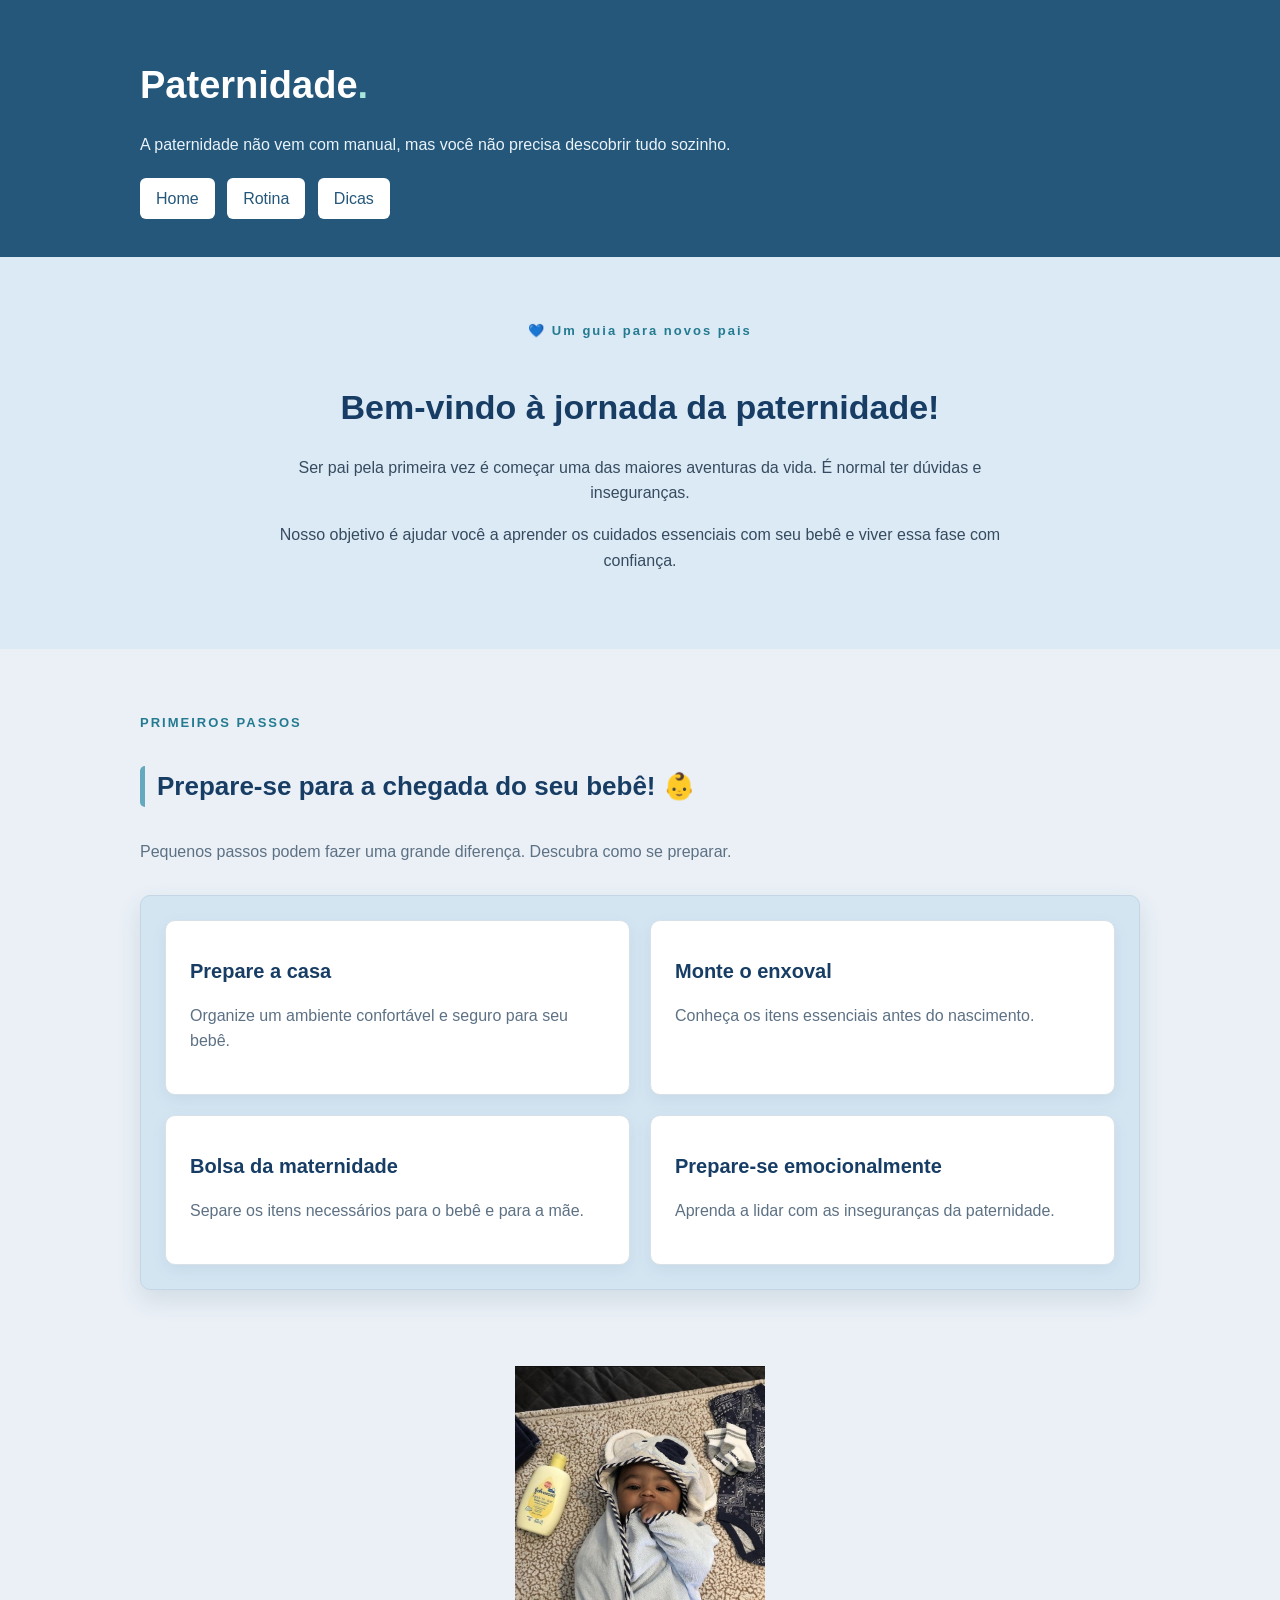
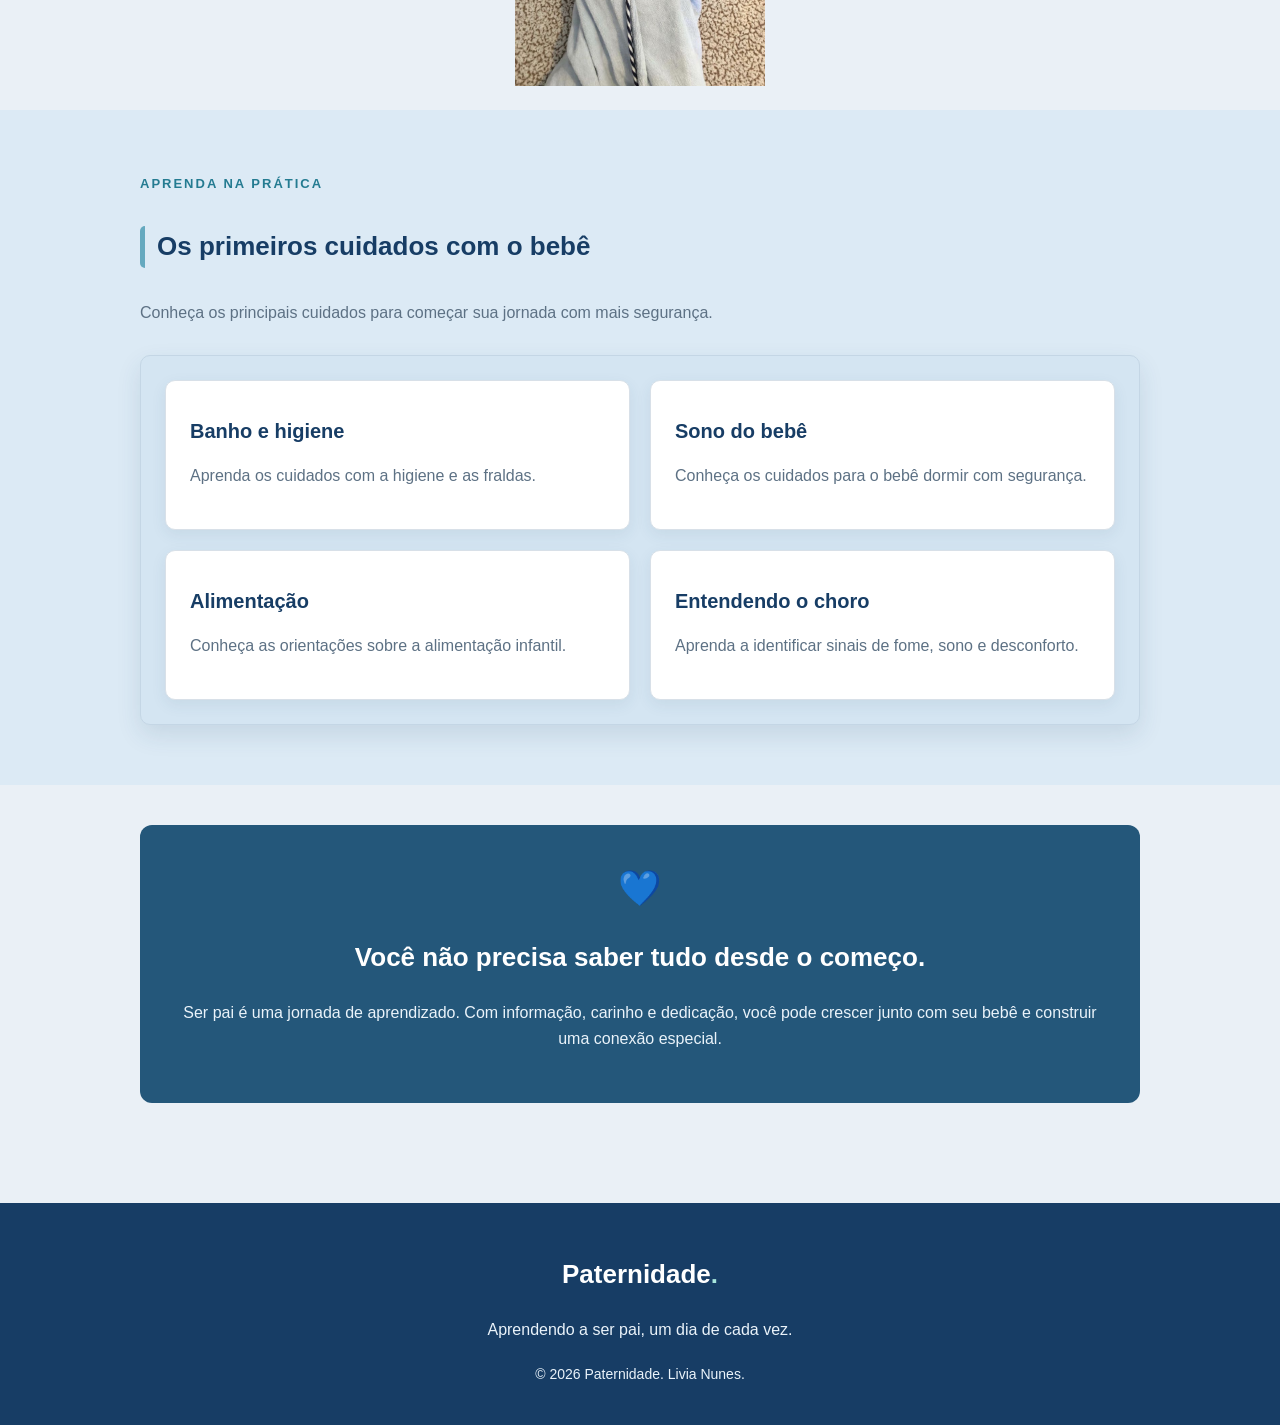
<file: index.html>
<!DOCTYPE html>
<html lang="pt-br">
<head>
    <meta charset="UTF-8">
    <meta name="viewport" content="width=device-width, initial-scale=1.0">
    <title>Paternidade | Guia para Pais</title>
    <link rel="stylesheet" href="./style/style.css">
</head>

<body>

    <header class="cabecalho">
        <div class="container">

            <h1 class="logo">Paternidade<span>.</span></h1>

            <p class="subtitulo">
                A paternidade não vem com manual, mas você não precisa
                descobrir tudo sozinho.
            </p>

            <nav class="menu">
                <ul class="lista">
                   <li><a class="menu-link" href="index.html">Home</a></li>
                <li><a class="menu-link" href="./pages/rotina.html">Rotina</a></li>
                <li><a class="menu-link" href="./pages/dicas.html">Dicas</a></li>
                </ul>
            </nav>

        </div>
    </header>

    <main>

        <section class="secao inicio">
            <div class="container">

                <div class="apresentacao">
                    <span class="etiqueta">💙 Um guia para novos pais</span>

                    <h2 class="titulo-principal">
                        Bem-vindo à jornada da paternidade!
                    </h2>

                    <p class="texto-apresentacao">
                        Ser pai pela primeira vez é começar uma das maiores
                        aventuras da vida. É normal ter dúvidas e inseguranças.
                    </p>

                    <p class="texto-apresentacao">
                        Nosso objetivo é ajudar você a aprender os cuidados
                        essenciais com seu bebê e viver essa fase com confiança.
                    </p>
                </div>


            </div>
        </section>

        <section class="secao" id="preparacao">
            <div class="container">

                <div class="cabecalho-secao">
                    <span class="etiqueta">PRIMEIROS PASSOS</span>

                    <h2 class="titulo-secao">
                        Prepare-se para a chegada do seu bebê! 👶
                    </h2>

                    <p class="descricao-secao">
                        Pequenos passos podem fazer uma grande diferença.
                        Descubra como se preparar.
                    </p>
                </div>

                <div class="grade-cards">

                    <article class="card">
                        <div class="icone"></div>
                        <h3>Prepare a casa</h3>
                        <p>Organize um ambiente confortável e seguro para seu bebê.</p>
                    </article>

                    <article class="card">
                        <div class="icone"></div>
                        <h3>Monte o enxoval</h3>
                        <p>Conheça os itens essenciais antes do nascimento.</p>
                    </article>

                    <article class="card">
                        <div class="icone"></div>
                        <h3>Bolsa da maternidade</h3>
                        <p>Separe os itens necessários para o bebê e para a mãe.</p>
                    </article>

                    <article class="card">
                        <div class="icone"></div>
                        <h3>Prepare-se emocionalmente</h3>
                        <p>Aprenda a lidar com as inseguranças da paternidade.</p>
                    </article>

                </div>
            </div>
        </section>

          <p align="center">
        <img
    src="../imgs/img.jpg"
    alt="Foto bebê"
    width="250"
    >
    </p>

        <section class="secao secao-destaque">
            <div class="container">

                <div class="cabecalho-secao">
                    <span class="etiqueta">APRENDA NA PRÁTICA</span>

                    <h2 class="titulo-secao">
                        Os primeiros cuidados com o bebê
                    </h2>

                    <p class="descricao-secao">
                        Conheça os principais cuidados para começar
                        sua jornada com mais segurança.
                    </p>
                </div>

                <div class="grade-cards">

                    <article class="card card-claro">
                        <div class="icone"></div>
                        <h3>Banho e higiene</h3>
                        <p>Aprenda os cuidados com a higiene e as fraldas.</p>
                    </article>

                    <article class="card card-claro">
                        <div class="icone"></div>
                        <h3>Sono do bebê</h3>
                        <p>Conheça os cuidados para o bebê dormir com segurança.</p>
                    </article>

                    <article class="card card-claro">
                        <div class="icone"></div>
                        <h3>Alimentação</h3>
                        <p>Conheça as orientações sobre a alimentação infantil.</p>
                    </article>

                    <article class="card card-claro">
                        <div class="icone"></div>
                        <h3>Entendendo o choro</h3>
                        <p>Aprenda a identificar sinais de fome, sono e desconforto.</p>
                    </article>

                </div>

            </div>
        </section>

        <section class="secao mensagem">
            <div class="container">

                <div class="mensagem-box">
                    <span class="mensagem-icone">💙</span>

                    <h2>Você não precisa saber tudo desde o começo.</h2>

                    <p>
                        Ser pai é uma jornada de aprendizado. Com informação,
                        carinho e dedicação, você pode crescer junto com
                        seu bebê e construir uma conexão especial.
                    </p>
                </div>

            </div>
        </section>

    </main>

    <footer class="rodape">
        <div class="container">

            <h2>Paternidade<span>.</span></h2>

            <p>Aprendendo a ser pai, um dia de cada vez.</p>

            <p class="copyright">
                © 2026 Paternidade. Livia Nunes.
            </p>

        </div>
    </footer>

</body>
</html>
</file>
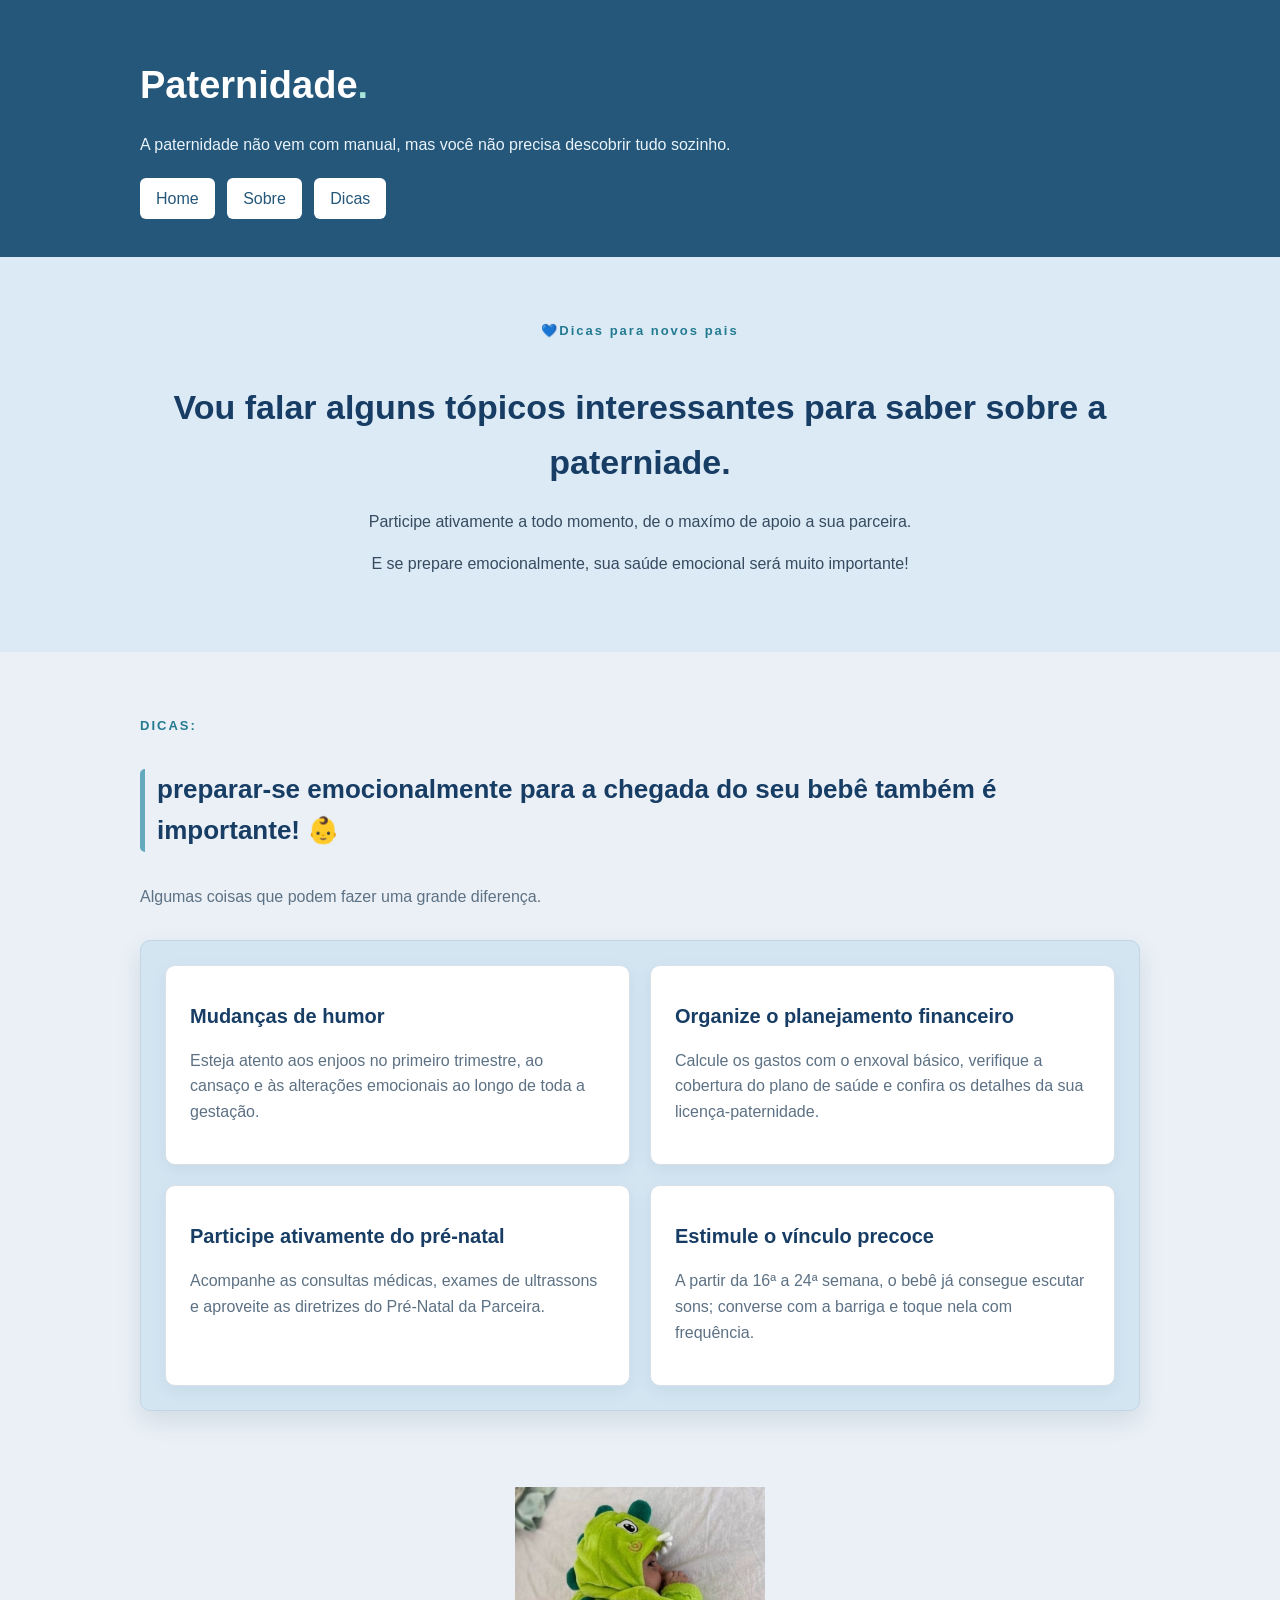
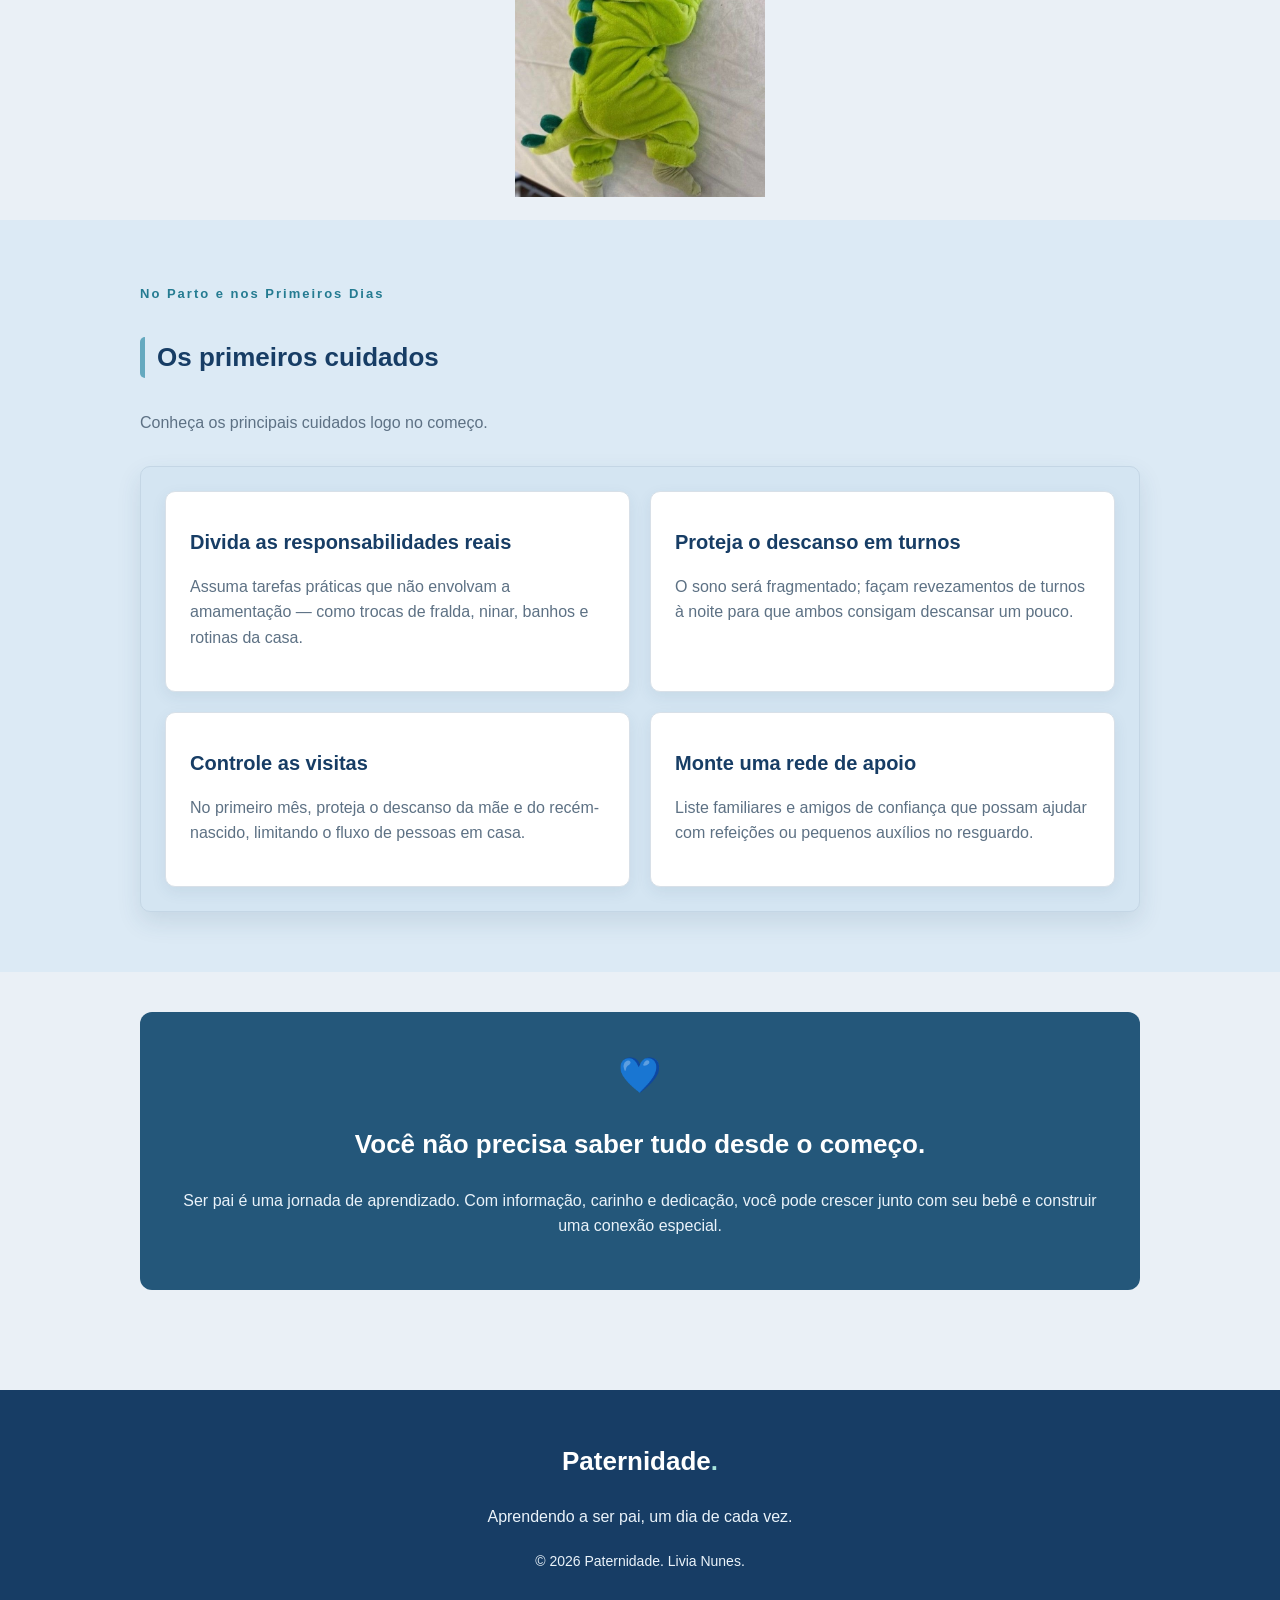
<file: pages/dicas.html>
<!DOCTYPE html>
<html lang="pt-br">
<head>
    <meta charset="UTF-8">
    <meta name="viewport" content="width=device-width, initial-scale=1.0">
    <title>Dicas | Paternidade</title>
    <link rel="stylesheet" href="../style/style.css">
<body>

    <header class="cabecalho">
        <div class="container">

            <h1 class="logo">Paternidade<span>.</span></h1>

            <p class="subtitulo">
                A paternidade não vem com manual, mas você não precisa
                descobrir tudo sozinho.
            </p>

            <nav class="menu">
                <ul class="lista">
                   <li><a class="menu-link" href="../index.html">Home</a></li>
                <li><a class="menu-link" href="./rotina.html">Sobre</a></li>
                <li><a class="menu-link" href="./dicas.html">Dicas</a></li>
                </ul>
            </nav>

        </div>
    </header>

    <main>

        <section class="secao inicio">
            <div class="container">

                <div class="apresentacao">
                    <span class="etiqueta">💙Dicas para novos pais</span>

                    <h2 class="titulo-principal">
                        Vou falar alguns tópicos interessantes para saber sobre a paterniade.
                    </h2>

                    <p class="texto-apresentacao">
                        Participe ativamente a todo momento, de o maxímo de apoio a sua parceira.
                    </p>

                    <p class="texto-apresentacao">
                       E se prepare emocionalmente, sua saúde emocional será muito importante!
                    </p>
                </div>

            </div>
        </section>

        <section class="secao" id="preparacao">
            <div class="container">

                <div class="cabecalho-secao">
                    <span class="etiqueta">DICAS:</span>

                    <h2 class="titulo-secao">
                        preparar-se emocionalmente para a chegada do seu bebê também é importante! 👶
                    </h2>

                    <p class="descricao-secao">
                        Algumas coisas que podem fazer uma grande diferença.
                    </p>
                </div>

                <div class="grade-cards">

                    <article class="card">
                        <div class="icone"></div>
                        <h3>Mudanças de humor</h3>
                        <p>Esteja atento aos enjoos no primeiro trimestre, ao cansaço e às alterações emocionais ao longo de toda a gestação.</p>
                    </article>

                    <article class="card">
                        <div class="icone"></div>
                        <h3>Organize o planejamento financeiro</h3>
                        <p> Calcule os gastos com o enxoval básico, verifique a cobertura do plano de saúde e confira os detalhes da sua licença-paternidade.</p>
                    </article>

                    <article class="card">
                        <div class="icone"></div>
                        <h3>Participe ativamente do pré-natal</h3>
                        <p>Acompanhe as consultas médicas, exames de ultrassons e aproveite as diretrizes do Pré-Natal da Parceira.</p>
                    </article>

                    <article class="card">
                        <div class="icone"></div>
                        <h3>Estimule o vínculo precoce</h3>
                        <p>A partir da 16ª a 24ª semana, o bebê já consegue escutar sons; converse com a barriga e toque nela com frequência.</p>
                    </article>

                </div>
            </div>
        </section>

         <p align="center">
        <img
    src="../imgs/nn.jpg"
    alt="Foto do bebê"
    width="250"
    >
    </p>

        <section class="secao secao-destaque">
            <div class="container">

                <div class="cabecalho-secao">
                    <span class="etiqueta">No Parto e nos Primeiros Dias</span>

                    <h2 class="titulo-secao">
                        Os primeiros cuidados
                    </h2>

                    <p class="descricao-secao">
                        Conheça os principais cuidados logo no começo.
                    </p>
                </div>

                <div class="grade-cards">

                    <article class="card card-claro">
                        <div class="icone"></div>
                        <h3>Divida as responsabilidades reais</h3>
                        <p>Assuma tarefas práticas que não envolvam a amamentação — como trocas de fralda, ninar, banhos e rotinas da casa.</p>
                    </article>

                    <article class="card card-claro">
                        <div class="icone"></div>
                        <h3>Proteja o descanso em turnos</h3>
                        <p> O sono será fragmentado; façam revezamentos de turnos à noite para que ambos consigam descansar um pouco.</p>
                    </article>

                    <article class="card card-claro">
                        <div class="icone"></div>
                        <h3>Controle as visitas</h3>
                        <p>No primeiro mês, proteja o descanso da mãe e do recém-nascido, limitando o fluxo de pessoas em casa.</p>
                    </article>

                    <article class="card card-claro">
                        <div class="icone"></div>
                        <h3>Monte uma rede de apoio</h3>
                        <p> Liste familiares e amigos de confiança que possam ajudar com refeições ou pequenos auxílios no resguardo.</p>
                    </article>

                </div>

            </div>
        </section>

        <section class="secao mensagem">
            <div class="container">

                <div class="mensagem-box">
                    <span class="mensagem-icone">💙</span>

                    <h2>Você não precisa saber tudo desde o começo.</h2>

                    <p>
                        Ser pai é uma jornada de aprendizado. Com informação,
                        carinho e dedicação, você pode crescer junto com
                        seu bebê e construir uma conexão especial.
                    </p>
                </div>

            </div>
        </section>

    </main>

    <footer class="rodape">
        <div class="container">

            <h2>Paternidade<span>.</span></h2>

            <p>Aprendendo a ser pai, um dia de cada vez.</p>

            <p class="copyright">
                © 2026 Paternidade. Livia Nunes.
            </p>

        </div>
    </footer>

</body>
</html>
</file>
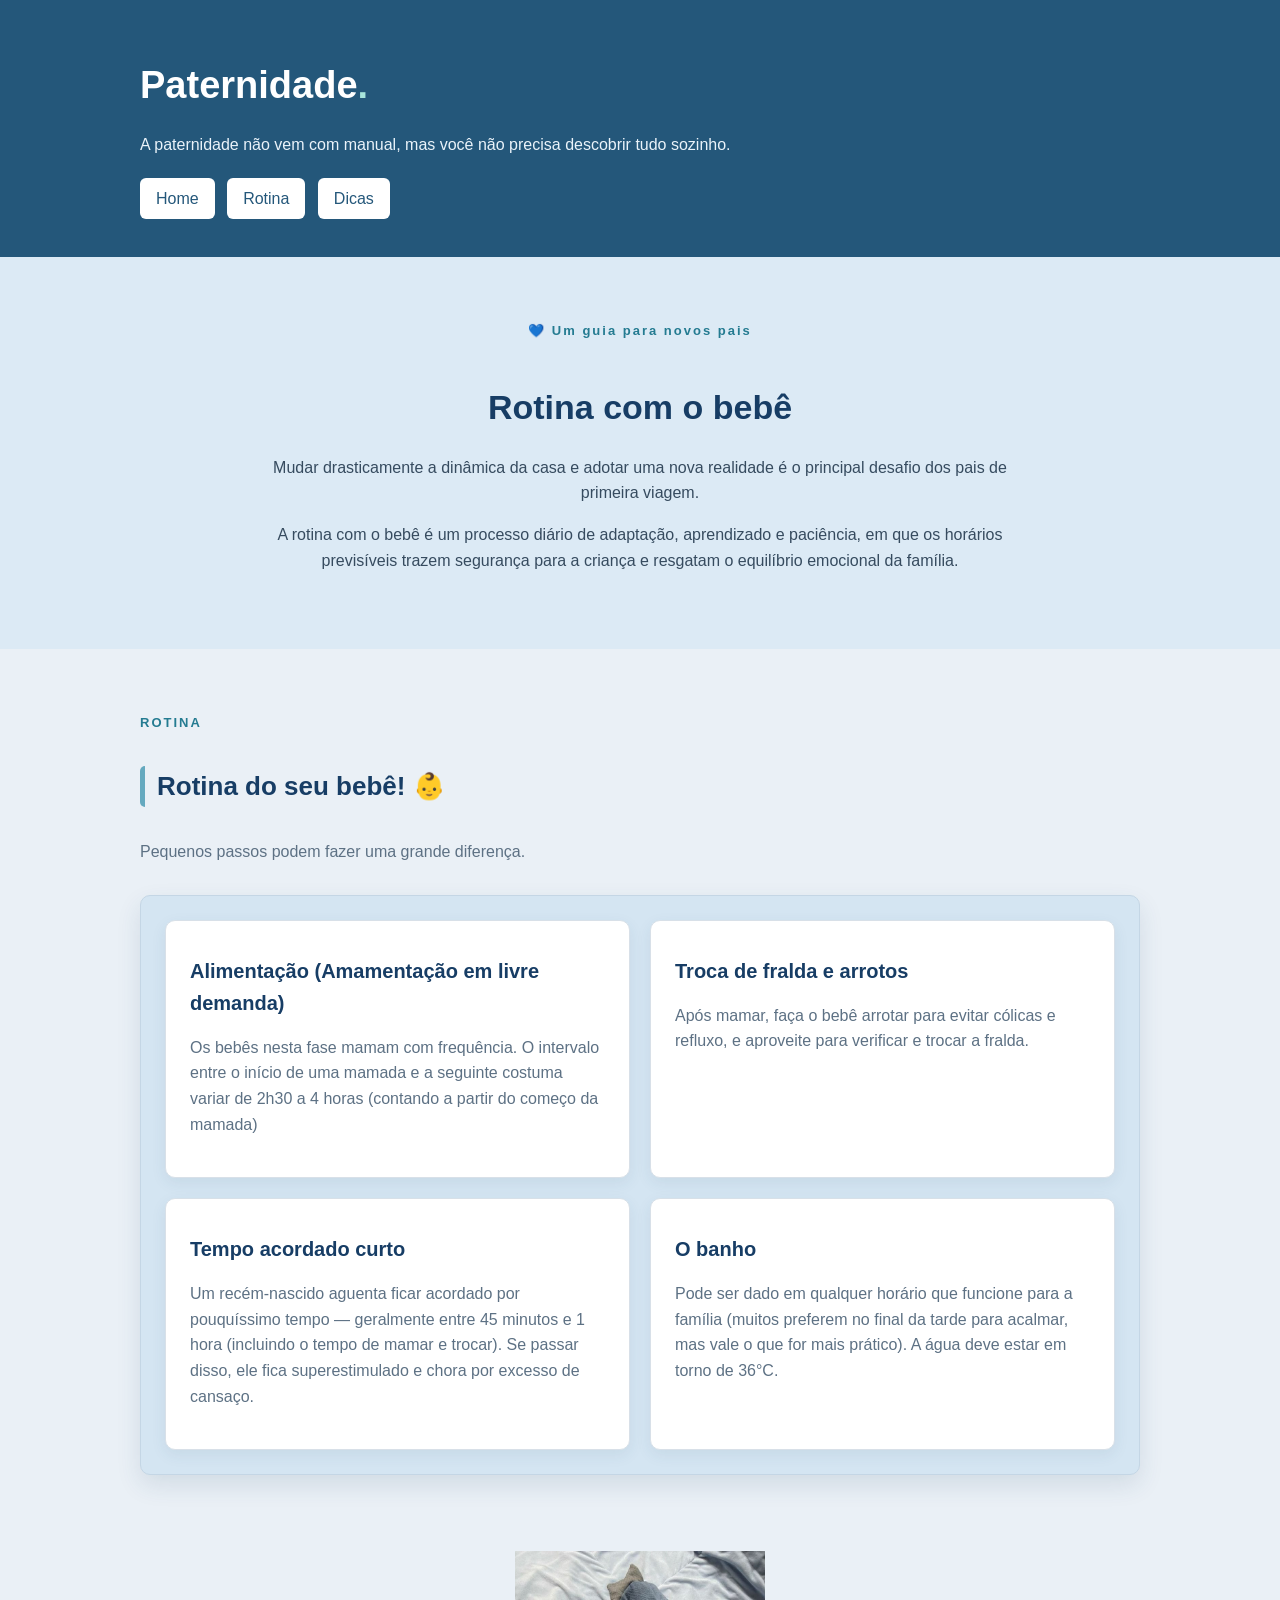
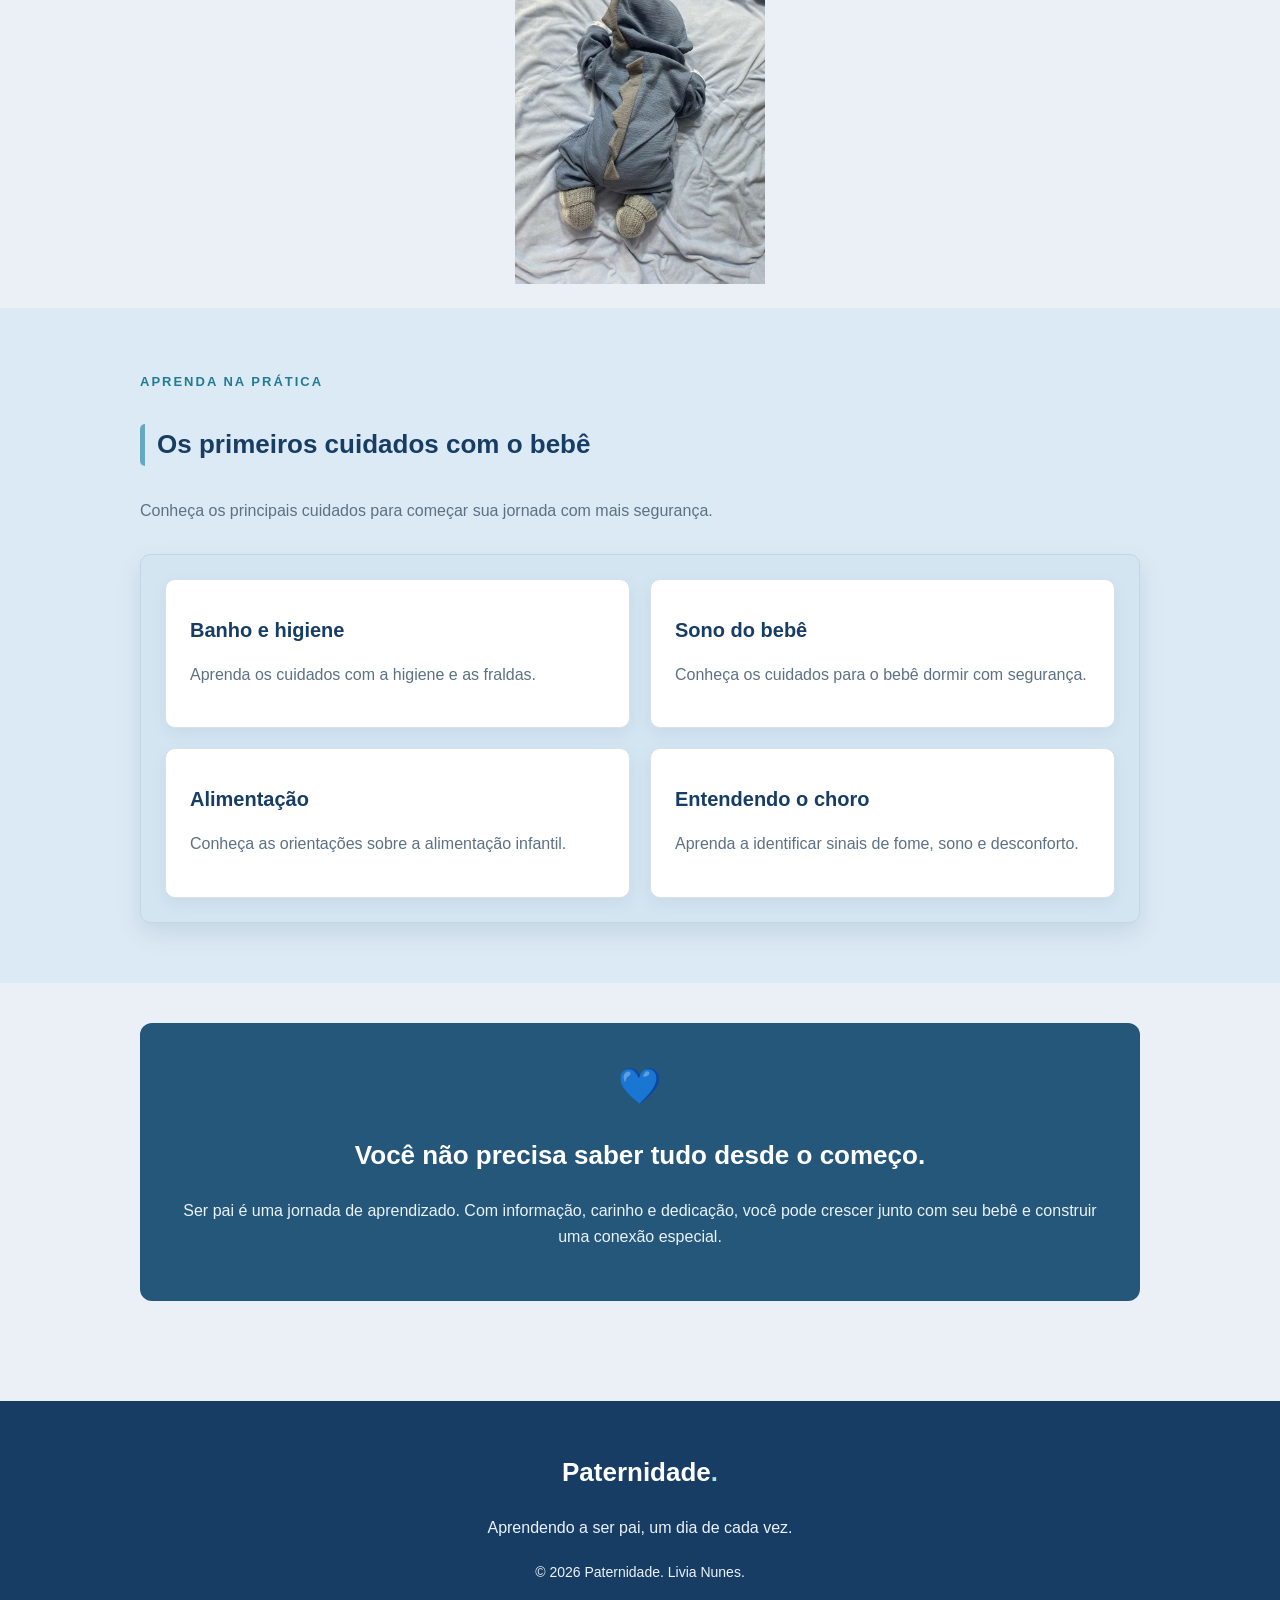
<file: pages/rotina.html>
<!DOCTYPE html>
<html lang="pt-br">
<head>
    <meta charset="UTF-8">
    <meta name="viewport" content="width=device-width, initial-scale=1.0">
    <title>Rotina | Paternidade</title>
    <link rel="stylesheet" href="../style/style.css">
</head>

<body>

    <header class="cabecalho">
        <div class="container">

            <h1 class="logo">Paternidade<span>.</span></h1>

            <p class="subtitulo">
                A paternidade não vem com manual, mas você não precisa
                descobrir tudo sozinho.
            </p>

            <nav class="menu">
                <ul class="lista">
                   <li><a class="menu-link" href="../index.html">Home</a></li>
                <li><a class="menu-link" href="./rotina.html">Rotina</a></li>
                <li><a class="menu-link" href="./dicas.html">Dicas</a></li>
                </ul>
            </nav>

        </div>
    </header>

    <main>

        <section class="secao inicio">
            <div class="container">

                <div class="apresentacao">
                    <span class="etiqueta">💙 Um guia para novos pais</span>

                    <h2 class="titulo-principal">
                        Rotina com o bebê
                    </h2>

                    <p class="texto-apresentacao">
                        Mudar drasticamente a dinâmica da casa e adotar uma nova realidade é o principal desafio dos pais de primeira viagem. 
                    </p>

                    <p class="texto-apresentacao">
                        A rotina com o bebê é um processo diário de adaptação, aprendizado e paciência, em que os horários previsíveis trazem segurança para a criança e resgatam o equilíbrio emocional da família.
                    </p>
                </div>

            </div>
        </section>

        <section class="secao" id="preparacao">
            <div class="container">

                <div class="cabecalho-secao">
                    <span class="etiqueta">ROTINA</span>

                    <h2 class="titulo-secao">
                        Rotina do seu bebê! 👶
                    </h2>

                    <p class="descricao-secao">
                        Pequenos passos podem fazer uma grande diferença.
                    </p>
                </div>

                <div class="grade-cards">

                    <article class="card">
                        <div class="icone"></div>
                        <h3>Alimentação (Amamentação em livre demanda)</h3>
                        <p>Os bebês nesta fase mamam com frequência. O intervalo entre o início de uma mamada e a seguinte costuma variar de 2h30 a 4 horas (contando a partir do começo da mamada)</p>
                    </article>

                    <article class="card">
                        <div class="icone"></div>
                        <h3>Troca de fralda e arrotos</h3>
                        <p> Após mamar, faça o bebê arrotar para evitar cólicas e refluxo, e aproveite para verificar e trocar a fralda.</p>
                    </article>

                    <article class="card">
                        <div class="icone"></div>
                        <h3>Tempo acordado curto</h3>
                        <p>Um recém-nascido aguenta ficar acordado por pouquíssimo tempo — geralmente entre 45 minutos e 1 hora (incluindo o tempo de mamar e trocar). Se passar disso, ele fica superestimulado e chora por excesso de cansaço.</p>
                    </article>

                    <article class="card">
                        <div class="icone"></div>
                        <h3>O banho</h3>
                        <p>Pode ser dado em qualquer horário que funcione para a família (muitos preferem no final da tarde para acalmar, mas vale o que for mais prático). A água deve estar em torno de 36°C.</p>
                    </article>

                </div>
            </div>
        </section>

          <p align="center">
        <img
    src="../imgs/bebee.jpg"
    alt="Foto do bebê"
    width="250"
    >
    </p>

        <section class="secao secao-destaque">
            <div class="container">

                <div class="cabecalho-secao">
                    <span class="etiqueta">APRENDA NA PRÁTICA</span>

                    <h2 class="titulo-secao">
                        Os primeiros cuidados com o bebê
                    </h2>

                    <p class="descricao-secao">
                        Conheça os principais cuidados para começar
                        sua jornada com mais segurança.
                    </p>
                </div>

                <div class="grade-cards">

                    <article class="card card-claro">
                        <div class="icone"></div>
                        <h3>Banho e higiene</h3>
                        <p>Aprenda os cuidados com a higiene e as fraldas.</p>
                    </article>

                    <article class="card card-claro">
                        <div class="icone"></div>
                        <h3>Sono do bebê</h3>
                        <p>Conheça os cuidados para o bebê dormir com segurança.</p>
                    </article>

                    <article class="card card-claro">
                        <div class="icone"></div>
                        <h3>Alimentação</h3>
                        <p>Conheça as orientações sobre a alimentação infantil.</p>
                    </article>

                    <article class="card card-claro">
                        <div class="icone"></div>
                        <h3>Entendendo o choro</h3>
                        <p>Aprenda a identificar sinais de fome, sono e desconforto.</p>
                    </article>

                </div>

            </div>
        </section>

        <section class="secao mensagem">
            <div class="container">

                <div class="mensagem-box">
                    <span class="mensagem-icone">💙</span>

                    <h2>Você não precisa saber tudo desde o começo.</h2>

                    <p>
                        Ser pai é uma jornada de aprendizado. Com informação,
                        carinho e dedicação, você pode crescer junto com
                        seu bebê e construir uma conexão especial.
                    </p>
                </div>

            </div>
        </section>

    </main>

    <footer class="rodape">
        <div class="container">

            <h2>Paternidade<span>.</span></h2>

            <p>Aprendendo a ser pai, um dia de cada vez.</p>

            <p class="copyright">
                © 2026 Paternidade. Livia Nunes.
            </p>

        </div>
    </footer>

</body>
</html>
</file>
<file: style/style.css>
* {
    box-sizing: border-box;
}

body {
    margin: 0;

    background-color: #eaf0f6;
    color: #364b5f;

    font-family: Arial, Helvetica, sans-serif;
    font-size: 16px;
    line-height: 1.6;
}

h2, h3 {
    color: #173d65;
}

h1 {
    color: white;
    font-size: 38px;
    margin-bottom: 10px;
}

h2 {
    font-size: 26px;
}

h3 {
    font-size: 20px;
}

a {
    color: #247b91;
    text-decoration: none;
}

.container,
.conteiner {
    width: 90%;
    max-width: 1000px;

    margin: 0 auto;
}

/* CABEÇALHO */

.cabecalho {
    background-color: #24577a;
    color: #eaf3fa;

    padding: 30px 0;
}

.cabecalho h1 {
    color: white;
}

.logo span {
    color: #a8e6dc;
}

.etiqueta {
    display: inline-block;
    margin-bottom: 10px;

    color: #247b91;

    font-size: 13px;
    font-weight: bold;
    letter-spacing: 2px;
}

.subtitulo {
    max-width: 700px;
    margin-bottom: 20px;
}

/* MENU */

.menu {
    margin-top: 20px;
}

.lista {
    margin: 0;
    padding: 0;

    list-style: none;
}

.lista li {
    display: inline-block;

    margin-right: 8px;
    margin-bottom: 8px;
}

.menu-link {
    display: inline-block;

    padding: 8px 16px;

    background-color: #ffffff;
    color: #24577a;

    border-radius: 6px;

    transition: 0.3s;
}

.menu-link:hover {
    background-color: #cce7f2;
    color: #173d65;
}

/* SEÇÕES */

.secao {
    padding: 60px 0;
}

.inicio {
    background-color: #dceaf5;
    text-align: center;
}

.titulo-principal {
    color: #173d65;
    font-size: 34px;
    margin-bottom: 20px;
}

.texto-apresentacao {
    max-width: 750px;
    margin: 0 auto 16px;
}

.titulo-secao {
    margin-bottom: 32px;
    padding-left: 12px;

    border-left: 5px solid #65a9bf;
    border-radius: 5px;
}

.cabecalho-secao {
    margin-bottom: 30px;
}

.descricao-secao {
    color: #5d7184;
}

/* GRADE DE CARDS */

.grade-cards {
    padding: 24px;

    background-color: #d4e5f2;

    border: 1px solid #c4d6e5;
    border-radius: 10px;

    box-shadow: 0 10px 25px rgba(35, 74, 105, 0.12);

    display: grid;
    grid-template-columns: repeat(2, 1fr);
    gap: 20px;
}

/* CARDS */

.card {
    padding: 24px;

    background-color: #ffffff;

    border: 1px solid #d8e0e8;
    border-radius: 10px;

    box-shadow: 0 5px 15px rgba(35, 74, 105, 0.08);

    transition: 0.3s;
}

.card:hover {
    transform: translateY(-4px);

    box-shadow: 0 10px 22px rgba(35, 74, 105, 0.15);
}

.card h3 {
    margin-top: 10px;
    margin-bottom: 12px;
}

.card p {
    color: #5d7184;
}

.icone {
    font-size: 32px;
    margin-bottom: 10px;
}

.link-card {
    display: inline-block;

    margin-top: 10px;

    color: #247b91;
    font-weight: bold;
}

.link-card:hover {
    color: #173d65;
}

/* SEÇÃO DE DESTAQUE */

.secao-destaque {
    background-color: #dceaf5;
}

.card-claro {
    background-color: #ffffff;
}

/* BOTÕES */

.botao {
    display: inline-block;

    margin-top: 20px;
    padding: 12px 24px;

    background-color: #247b91;
    color: white;

    border-radius: 8px;

    font-weight: bold;

    transition: 0.3s;
}

.botao:hover {
    background-color: #173d65;
}

/* MENSAGEM FINAL */

.mensagem {
    padding-top: 40px;
}

.mensagem-box {
    padding: 35px;

    background-color: #24577a;
    color: white;

    text-align: center;

    border-radius: 12px;
}

.mensagem-box h2 {
    color: white;
}

.mensagem-box p {
    color: #eaf3fa;
}

.mensagem-icone {
    font-size: 35px;
}

.botao-claro {
    background-color: white;
    color: #24577a;
}

.botao-claro:hover {
    background-color: #cce7f2;
    color: #173d65;
}

/* LISTAS */

.lista-tecnologias {
    list-style: none;
    padding: 0;
    margin: 0;
}

.lista-tecnologias li {
    display: inline-block;

    padding: 10px 14px;
    margin: 5px;

    background-color: #dceaf5;

    border: 1px solid #c4d6e5;
    border-radius: 999px;
}

/* RODAPÉ */

.rodape {
    margin-top: 40px;
    padding: 30px 20px;

    background-color: #173d65;
    color: #eaf3fa;

    text-align: center;
}

.rodape h2 {
    color: white;
}

.rodape h2 span {
    color: #a8e6dc;
}

.rodape p {
    margin-bottom: 10px;
}

.copyright {
    margin-top: 20px;
    font-size: 14px;
}

.rodape .aviso {
    font-size: 13px;
    color: #cbd9e6;
}

.rodape-anddress {
    font-style: normal;
}

/* ADAPTAÇÃO PARA CELULARES */

@media (max-width: 600px) {

    h1 {
        font-size: 30px;
    }

    .titulo-principal {
        font-size: 28px;
    }

    .secao {
        padding: 40px 0;
    }

    .grade-cards {
        grid-template-columns: 1fr;
        padding: 15px;
    }

    .card {
        padding: 20px;
    }

    .lista li {
        margin-right: 3px;
    }

    .menu-link {
        padding: 8px 12px;
    }

    .mensagem-box {
        padding: 25px 18px;
    }
}
</file>
